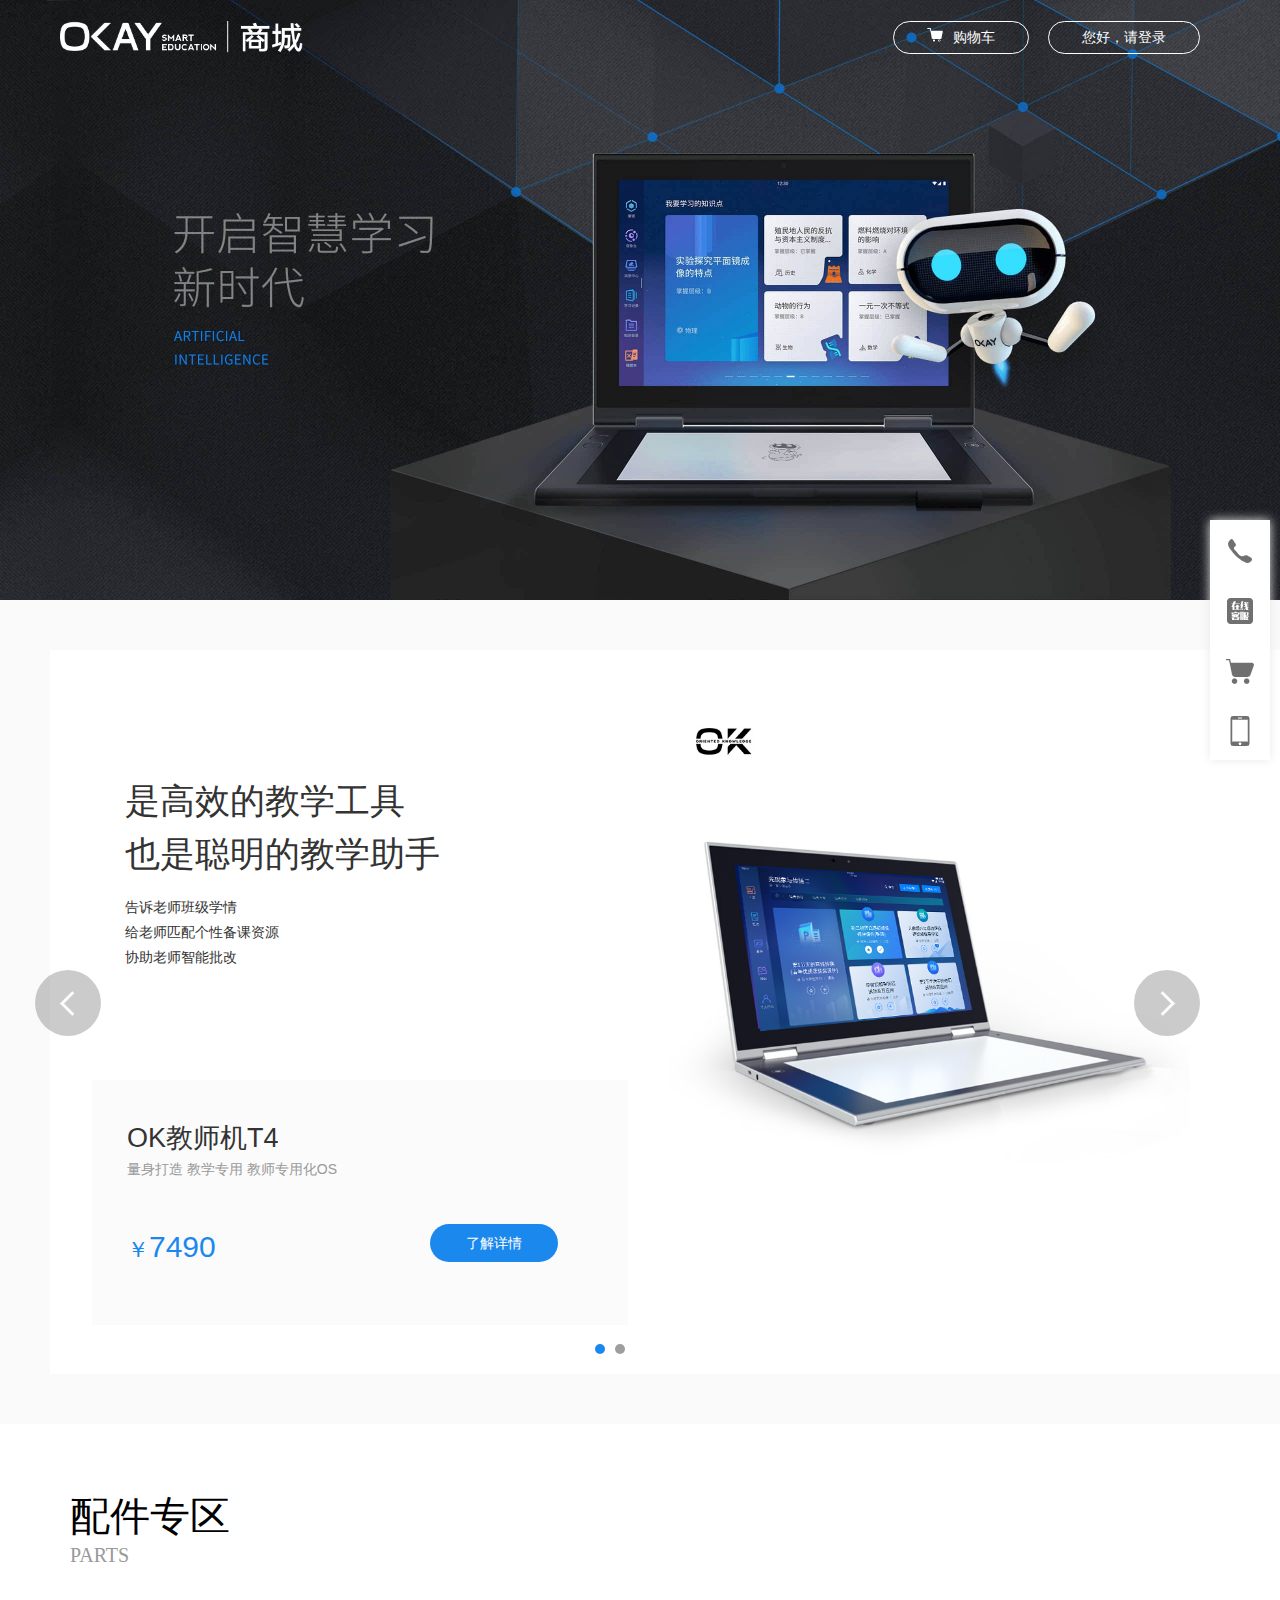
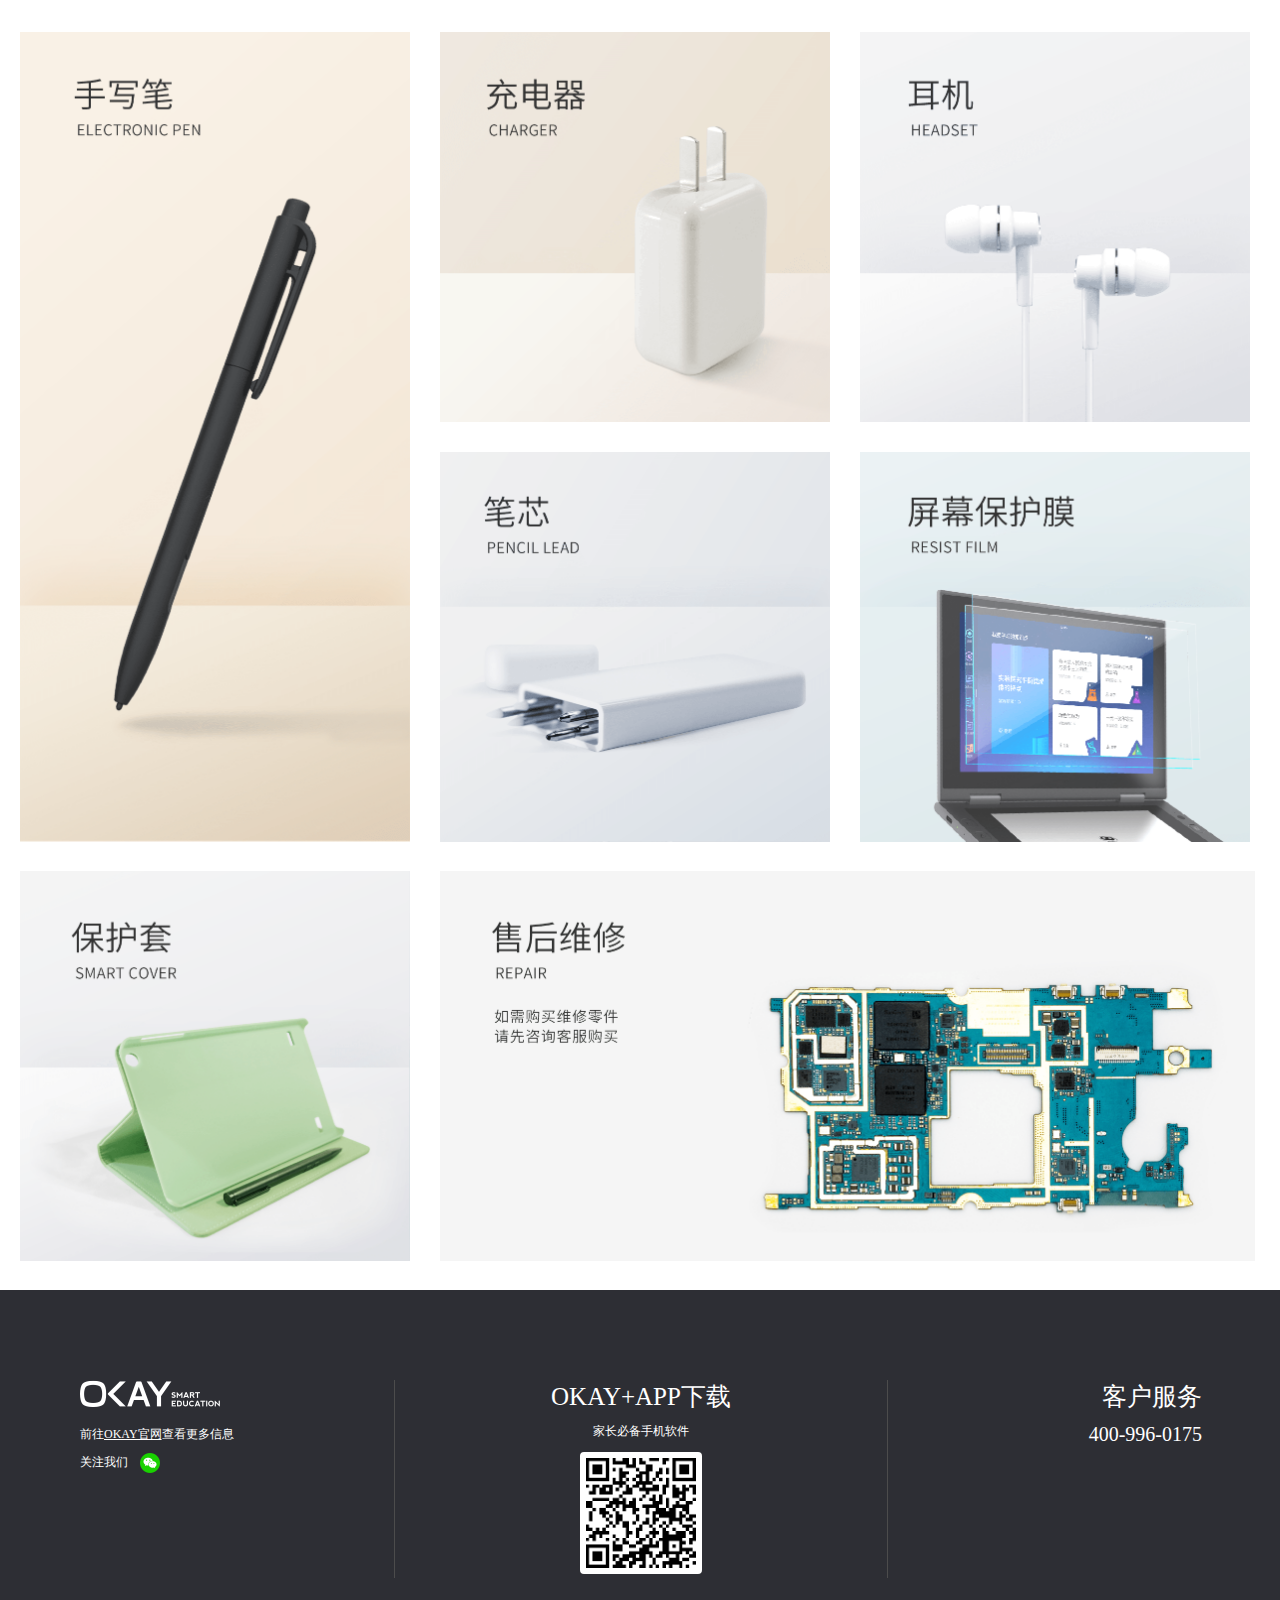
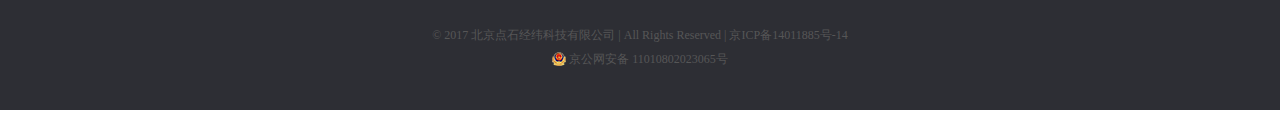
<file: index.html>
<!DOCTYPE html>
<html lang="en">
<head>
	<meta charset="UTF-8">
	<meta name="viewport" content="width=device-width, initial-scale=1.0">
	<meta http-equiv="X-UA-Compatible" content="ie=edge">
	<title>OK商城</title>
	<link rel="stylesheet" type="text/css" href="css/comm.css">
	<link rel="stylesheet" type="text/css" href="css/index.css">
	<script src="js/jquery-1.11.3.js"></script>
</head>
<body>
	<div class="subject">
		<div class="banner">
			<div class="header">
				<div class="header-left">
					<img src="img/index/header.png" alt="">
					<div class="header-right fr">
						<div class="wt-head-menu">
							<a href="/shopping-cart-empty.html" class="wt-menu-btn"><img src="./img/index/cart.png">购物车</a>
							<a href="/login.html" class="wt-menu-btn">您好，请登录</a>
							<div class="cart-list-empty">
								<img src="./img/shopping-cart/empty-cart.png">
								<p>您的购物车是空的，快去添加商品吧</p>
							</div>
						</div>
					</div>
				</div>
			</div>
		</div>
		<div class="mid" id="m">
		<div class="content" style="width: 3810px" id="c">	
		<div id="btn-left"></div>	
		<div class="carousel" id="c1">
			<div class="desc">
				<ul>		
				<li><h2>是高效的教学工具</h2></li>
				<li><h2>也是聪明的教学助手</h2></li>
				<li><p>告诉老师班级学情</p></li>
				<li><p>给老师匹配个性备课资源</p></li>
				<li><p>协助老师智能批改</p></li>
				</ul>
				<div class="box">
					<ul>
					<li><h3>OK教师机T4</h3></li>	
					<li><p>量身打造 教学专用 教师专用化OS</p></li>
					<li><p><span>￥</span><span>7490</span></p></li>
					</ul>
					<a href="#">了解详情</a>
			</div>
			</div>
			<div><img src="img/index/computer-white.jpg"></div>
		</div>
		<div class="carousel" id="c2">
			<div class="desc">
				<ul>	
				<li><h2>是聪明的教学工具</h2></li>
				<li><h2>也是高效的教学助手</h2></li>	
				<li><p>告诉老师班级学情</p></li>
				<li><p>停课不停学</p></li>
				<li><p>OK通过学习机免费提供智慧学</p></li>
				</ul>
				<div class="box">
					<ul>
					<li><h3>OK学习机S4 plus 小初高同步辅导智能家教机</h3></li>	
					<li><p>量身打造 教学专用 教师专用化OS</p></li>
					<li><p><span>￥</span><span>4680</span></p></li>
					</ul>
					<a href="#">了解详情</a>
			</div>
			</div>
			<div><img src="img/index/computer-color.jpg"></div>
		</div>
		<div class="carousel" id="c3">
			<div class="desc">
				<ul>		
				<li><h2>是高效的教学工具</h2></li>
				<li><h2>也是聪明的教学助手</h2></li>
				<li><p>告诉老师班级学情</p></li>
				<li><p>给老师匹配个性备课资源</p></li>
				<li><p>协助老师智能批改</p></li>
				</ul>
				<div class="box">
					<ul>
					<li><h3>OK教师机T4</h3></li>	
					<li><p>量身打造 教学专用 教师专用化OS</p></li>
					<li><p><span>￥</span><span>7490</span></p></li>
					</ul>
					<a href="#">了解详情</a>
			</div>
			</div>
			<div><img src="img/index/computer-white.jpg"></div>
		</div>
		<ul id="ul-idxs">
			<li class="active"></li>
			<li></li>
		</ul>
		<div id="btn-right"></div>
	</div>
</div>
		<div class="bottom">
		<div class="division">
			<div>
			<p>配件专区</p>
			<p>PARTS</p>
			</div>
			<ul>
				<li>
					<a href="list.html"><img src="img/index/parts-1.png"></a>
				</li>
				<li>
					<a href="list.html"><img src="img/index/parts-2.png"></a>		
					<a href="list.html"><img src="img/index/parts-3.png"></a>		
					<a href="list.html"><img src="img/index/parts-4.png"></a>		
					<a href="list.html"><img src="img/index/parts-5.png"></a>
				</li>
				<li>
					<a href="list.html"><img src="img/index/parts-6.png"></a>
				</li>
				<li>
					<a href="list.html"><img src="img/index/parts-7.png"></a>
				</li>			
			</ul>
		</div>
	</div>	
	<div class="wt-nav-side">
		<ul class="nav-list">
			<li class="nav-item-phone">
					<div class="item-phone-wrap fr">
							<div class="item-left">400-996-0175<img src="img/comm/phone-trans.png"></div>
							<div class="item-right"><img src="img/comm/phone.png"></div>
					</div>
			</a>
			</li>
			<li class="nav-item-service">
				<a href="javascript:okayOpenService()">
						<div class="item-service-wrap fr">
								<div class="item-left">在线客服<img src="img/comm/inline-trans.png"></div>
								<div class="item-right"><img src="img/comm/inline.png"></div>
						</div>
				</a>
			</li>
			<li class="nav-item-cart">
			<a href="shopping-cart.html" target="_blank">
					<div class="item-cart-wrap fr">
							<div class="item-left">购物车<img src="img/comm/cart-trans.png"></div>
							<div class="item-right"><img src="img/comm/cart.png"></div>
					</div>
			</a>
			</li>
			<li class="nav-item-qrcode">
			<a href="https://jzapp.okjiaoyu.cn/plusapi/pages/downappc" target="_blank">
				<div class="item-qrcode-wrap fr">
					<div class="item-left"><img src="img/comm/okay-app.png"></div>
					<div class="item-right"><img src="img/comm/iphone.png" ></div>
				</div>
			</a>
			</li>
			<li id="nav-item-top" style="display:none;">
				<a href="#" title="返回顶部">
					<div class="item"><img src="img/comm/up.png"></div>
				</a>
		</li>
		</ul>
	</div>
</div>
	<footer>
		<iframe src="footer.html" scrolling="no" class="footer"></iframe>
	</footer>
	<script src="js/comm.js"></script>
	<script src="js/index.js"></script>
</body>
</html>
</file>
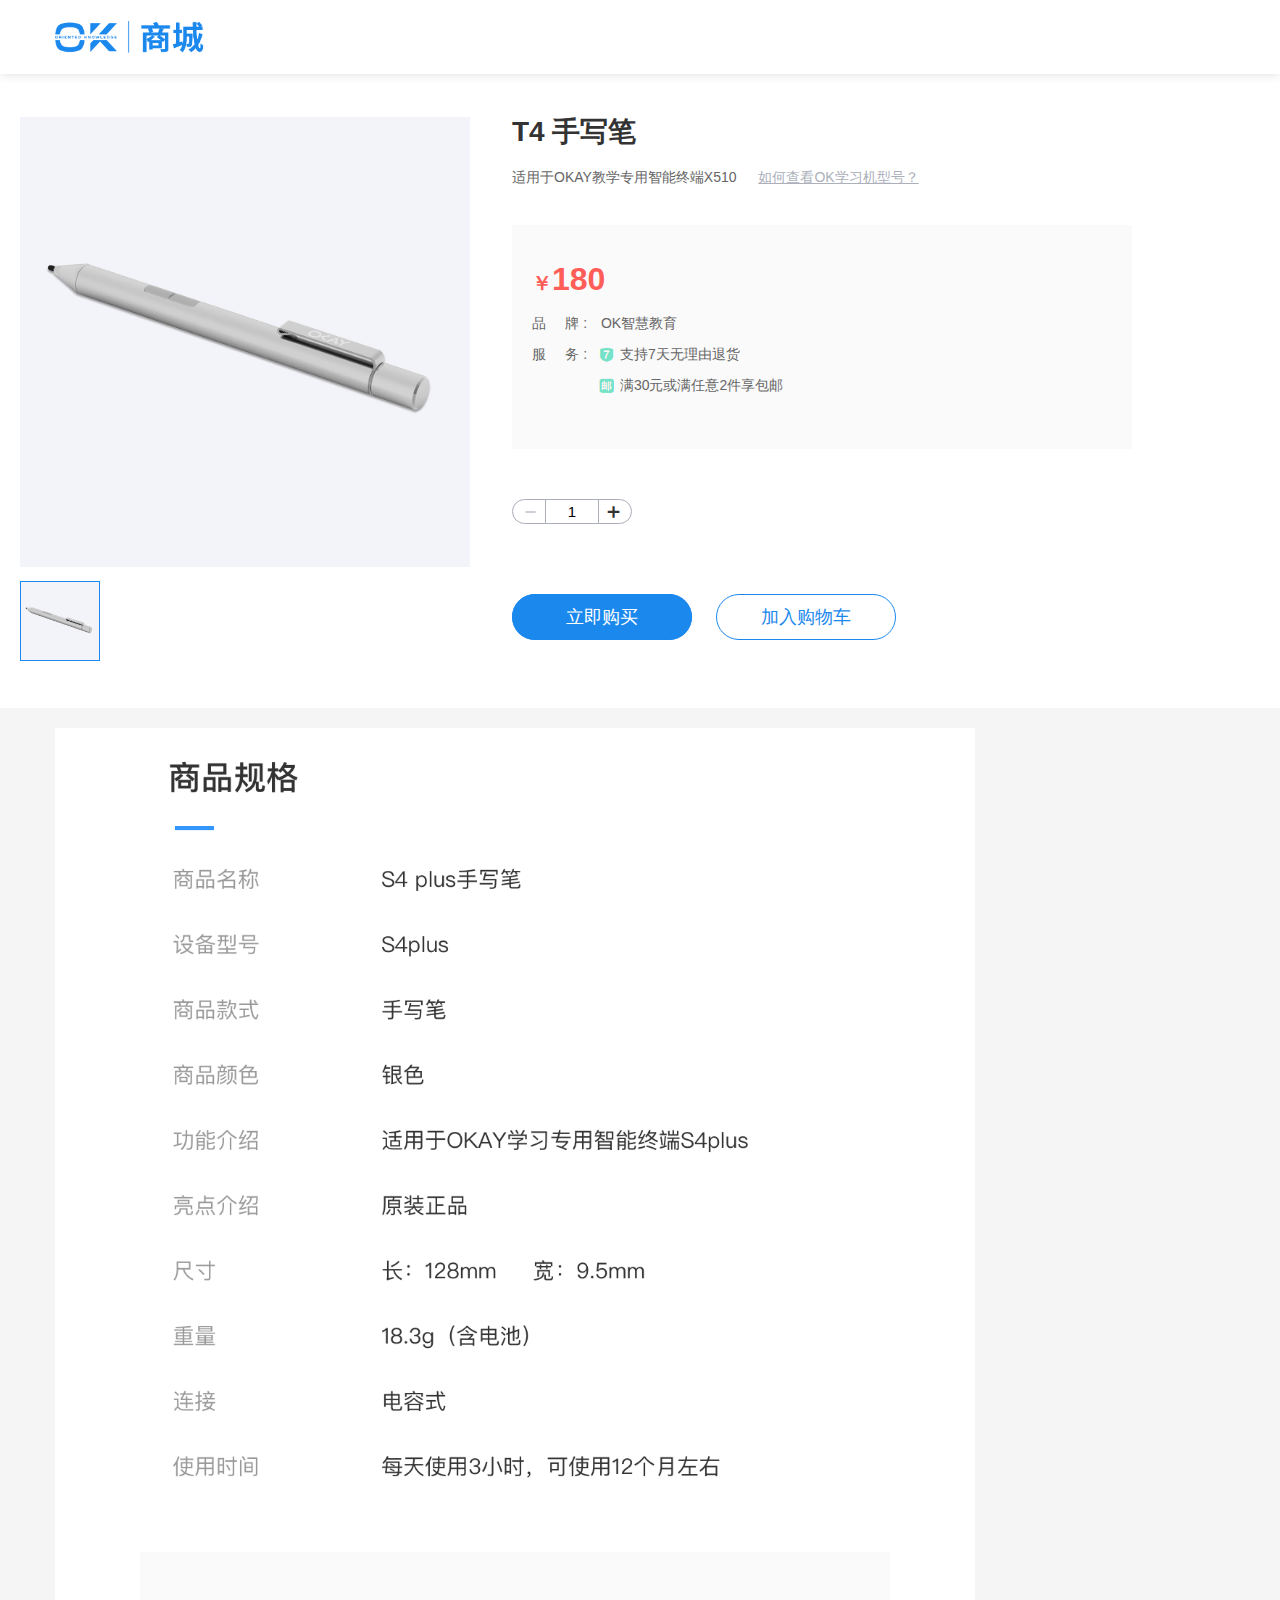
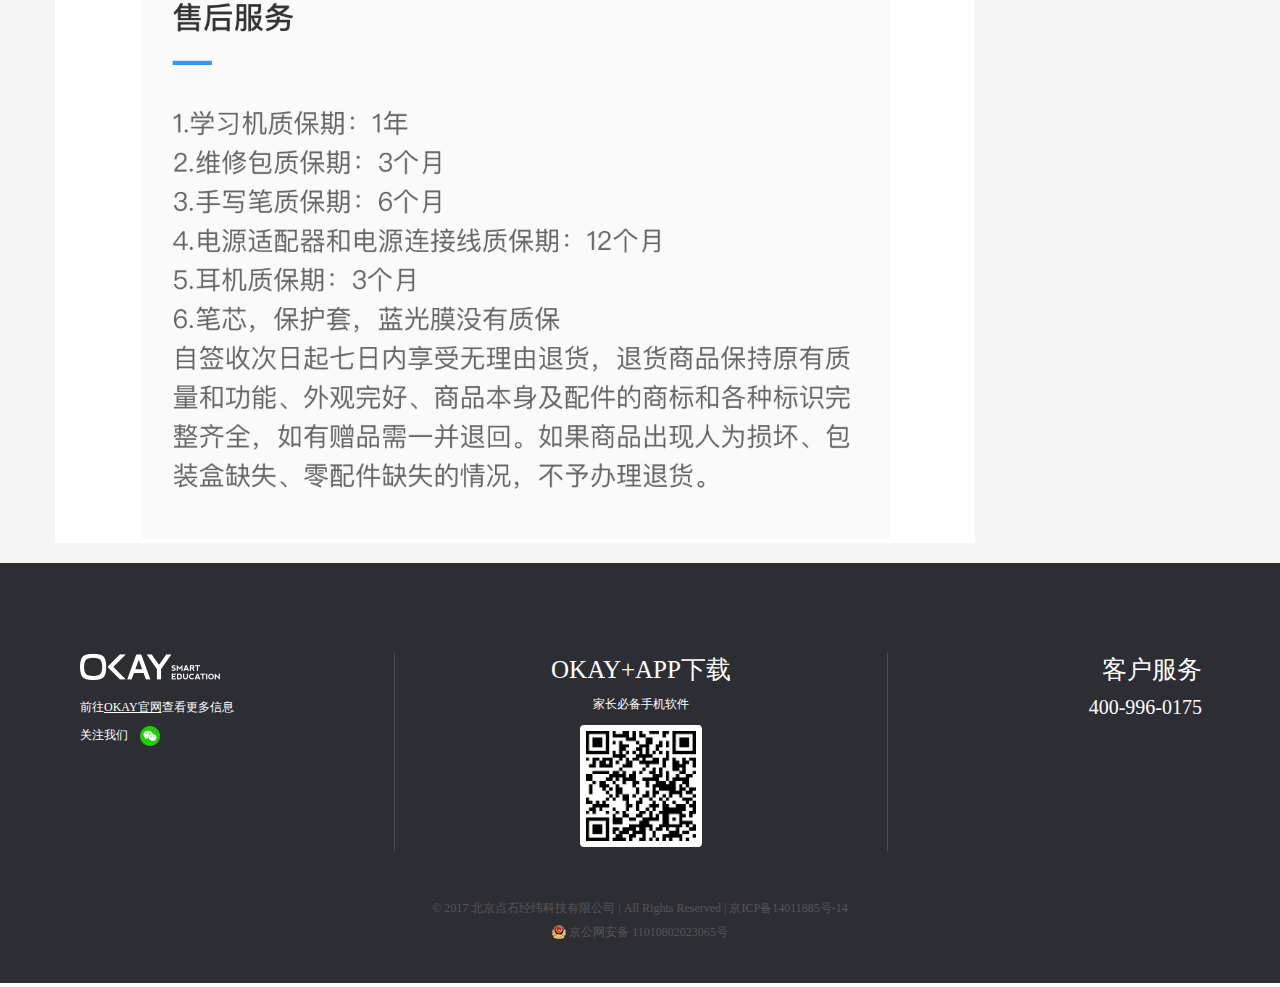
<file: detail.html>
<!DOCTYPE html>
<html lang="en">
<head>
	<meta charset="UTF-8">
	<meta name="viewport" content="width=device-width, initial-scale=1.0">
	<meta http-equiv="X-UA-Compatible" content="ie=edge">
	<title>OK商城</title>
	<link rel="stylesheet" type="text/css" href="css/comm.css">
  <link rel="stylesheet" type="text/css" href="css/detail.css">
</head>
<body>
  <header>
    <iframe src="header.html" scrolling="no" class="header"></iframe>
  </header>
  <div class="subject">
    <div class="content">
    <div class="pro">
      <div>
        <img src="img/detail/pro.jpg">
        <img src="img/detail/pro.jpg">
      </div>
      <div>
        <div>
          <h3>T4 手写笔</h3>
          <p>适用于OKAY教学专用智能终端X510
          <a href="">如何查看OK学习机型号？</a>
          </p>
        </div>
        <div class="list">
          <h3 class="price"> 
            <span>￥</span>180
          </h3>
          <div>
          <ul>
            <li>
              品&nbsp;&nbsp;&nbsp;&nbsp;&nbsp;牌 : 
            </li>
            <li>
              服&nbsp;&nbsp;&nbsp;&nbsp;&nbsp;务 : 
            </li>
          </ul>
          <ul>
            <li>&nbsp;OK智慧教育</li>
            <li>
              <img src="img/detail/seven.png">
              支持7天无理由退货
            </li>
            <li>
              <img src="img/detail/send.png">
              满30元或满任意2件享包邮
            </li>
          </ul>
        </div>
        </div>
        <div class="count">
          <a class="select fail">－</a>
          <input type="text" value="1">
          <a class="select">＋</a>
        </div>
        <div>   
        <a href="" class="btn">立即购买</a>
        <a href="" class="btn">加入购物车</a>
        </div>  
      </div>
    </div>
  </div>
    <div class="pro_detail">
      <div>
      <img src="img/detail/pro_detail1.png">
      <img src="img/detail/pro_detail2.png">
      </div>
    </div>
</div>
  <footer>
    <iframe src="footer.html" scrolling="no" class="footer"></iframe>
  </footer>
  <script src="js/detail.js"></script>
</body>
</html>
</file>
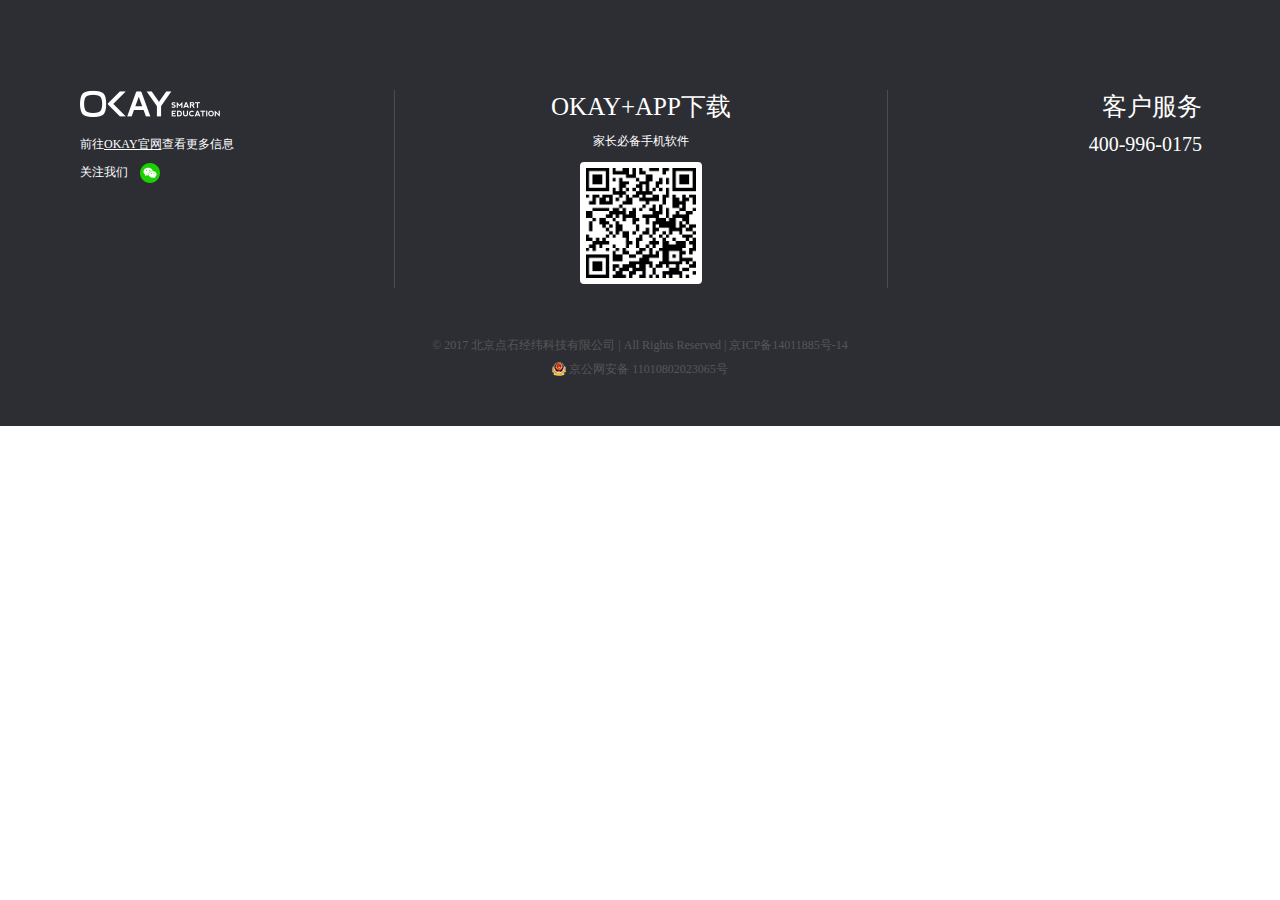
<file: footer.html>
<!DOCTYPE html>
<html lang="en">
<head>
	<meta charset="UTF-8">
	<meta name="viewport" content="width=device-width, initial-scale=1.0">
	<meta http-equiv="X-UA-Compatible" content="ie=edge">
	<title>OK商城</title>
	<link rel="stylesheet" type="text/css" href="css/comm.css">
	<link rel="stylesheet" type="text/css" href="css/footer.css">
</head>
<body>
<div class="subject">
 <div class="footer-content">
 	<div class="footer-top">
 	<div class="footer-left">
 	<img src="img/footer/okay-foot-icon.png">
 	<p>前往<a href="">OKAY官网</a>查看更多信息		
 	</p>
 	<p>关注我们&nbsp;&nbsp;&nbsp;&nbsp;<img src="img/footer/okay-foot-weixin.png"></p>
 	</div>
 	<div class="footer-center">
 		<p>OKAY+APP下载</p>
 		<p>家长必备手机软件</p>
 		<img src="img/footer/okay-app.png">
 	</div>
 	<div class="footer-right">
 		<p>客户服务</p>
		<p>400-996-0175</p>
 	</div>
 	</div>
 	<div class="footer-bottom">
 		<p>© 2017 北京点石经纬科技有限公司 | All Rights Reserved | 京ICP备14011885号-14</p>
 		<p><img src="img/footer/ipc.png"> 京公网安备 11010802023065号</p>
 </div>
 </div>
</div>
</body>
</html>
</file>
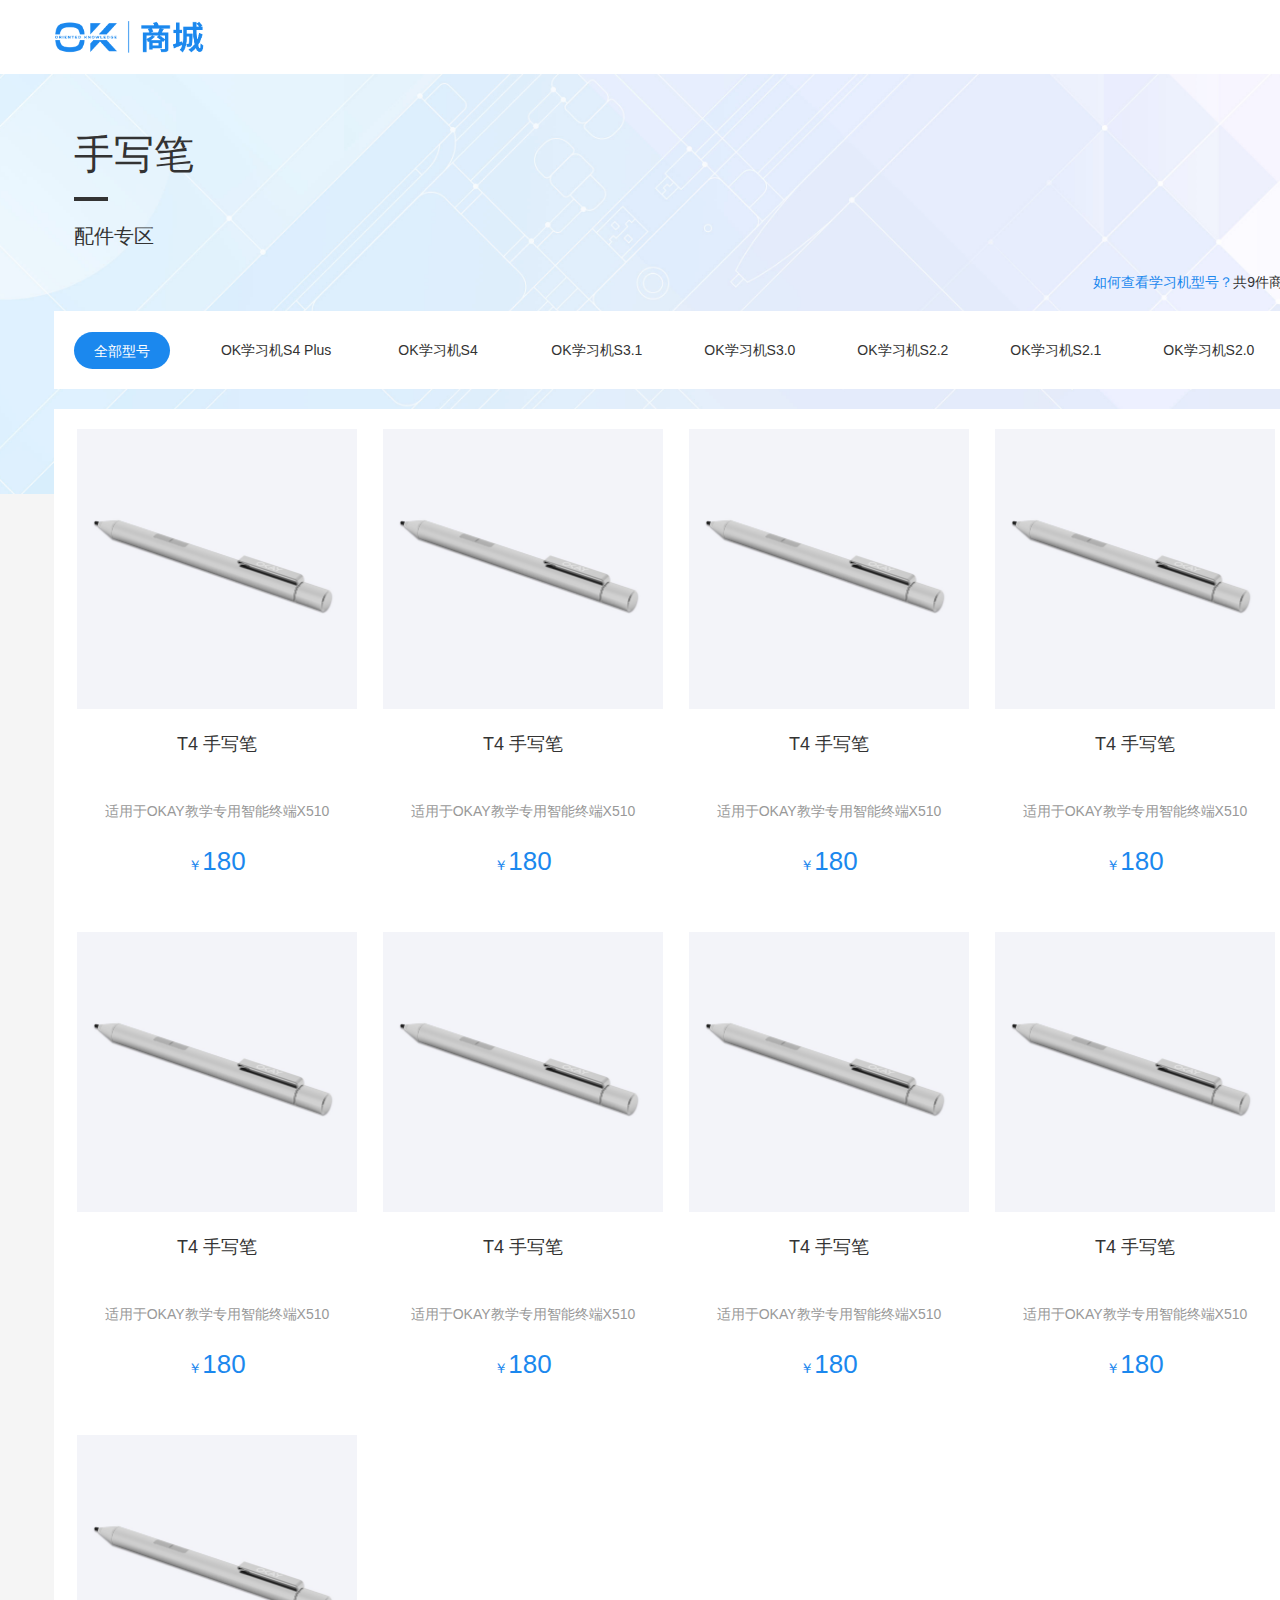
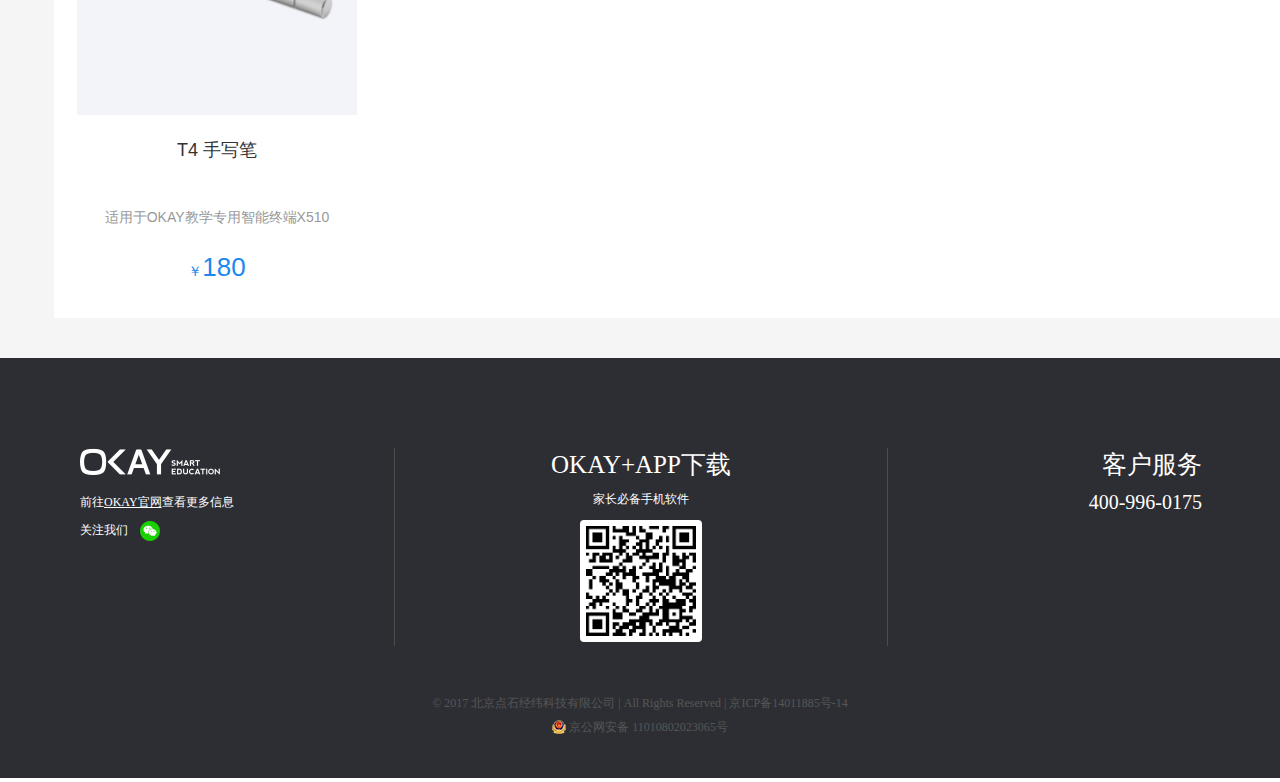
<file: list.html>
<!DOCTYPE html>
<html lang="en">
<head>
	<meta charset="UTF-8">
	<meta name="viewport" content="width=device-width, initial-scale=1.0">
	<meta http-equiv="X-UA-Compatible" content="ie=edge">
	<title>OK商城</title>
	<link rel="stylesheet" type="text/css" href="css/comm.css">
	<link rel="stylesheet" type="text/css" href="css/list.css">
</head>
<body>
	<header>
		<iframe src="header.html" scrolling="no" class="header"></iframe>
	</header>
	<div class="subject">
	<div class="content">
		<div>
			<p>手写笔</p>
			<p></p>
			<p>配件专区</p>
			<p><a href="">如何查看学习机型号？</a>共9件商品</p>
			<div>
				<ul>
					<li><a href="" class="active">全部型号</a></li>
					<li><a href="">OK学习机S4 Plus</a></li>
					<li><a href="">OK学习机S4</a></li>
					<li><a href="">OK学习机S3.1</a></li>
					<li><a href="">OK学习机S3.0</a></li>
					<li><a href="">OK学习机S2.2</a></li>
					<li><a href="">OK学习机S2.1</a></li>
					<li><a href="">OK学习机S2.0</a></li>
				</ul>
			</div>
			<div class="link">
				<div>
					<img src="img/list/rc_1.jpg">
					<p><a href="">T4 手写笔</a></p>
					<p>适用于OKAY教学专用智能终端X510</p>
					<p><span>￥</span>180</p>
				</div>
				<div>
					<img src="img/list/rc_1.jpg">
					<p><a href="">T4 手写笔</a></p>
					<p>适用于OKAY教学专用智能终端X510</p>
					<p><span>￥</span>180</p>
				</div>
				<div>
					<img src="img/list/rc_1.jpg">
					<p><a href="">T4 手写笔</a></p>
					<p>适用于OKAY教学专用智能终端X510</p>
					<p><span>￥</span>180</p>
				</div>
				<div>
					<img src="img/list/rc_1.jpg">
					<p><a href="">T4 手写笔</a></p>
					<p>适用于OKAY教学专用智能终端X510</p>
					<p><span>￥</span>180</p>
				</div>
				<div>
					<img src="img/list/rc_1.jpg">
					<p><a href="">T4 手写笔</a></p>
					<p>适用于OKAY教学专用智能终端X510</p>
					<p><span>￥</span>180</p>
				</div>
				<div>
					<img src="img/list/rc_1.jpg">
					<p><a href="">T4 手写笔</a></p>
					<p>适用于OKAY教学专用智能终端X510</p>
					<p><span>￥</span>180</p>
				</div>
				<div>
					<img src="img/list/rc_1.jpg">
					<p><a href="">T4 手写笔</a></p>
					<p>适用于OKAY教学专用智能终端X510</p>
					<p><span>￥</span>180</p>
				</div>
				<div>
					<img src="img/list/rc_1.jpg">
					<p><a href="">T4 手写笔</a></p>
					<p>适用于OKAY教学专用智能终端X510</p>
					<p><span>￥</span>180</p>
				</div>
				<div>
					<img src="img/list/rc_1.jpg">
					<p><a href="">T4 手写笔</a></p>
					<p>适用于OKAY教学专用智能终端X510</p>
					<p><span>￥</span>180</p>
				</div>
			</div>
		</div>
	</div>
</div>
	<footer>
		<iframe src="footer.html" scrolling="no" class="footer"></iframe>
	</footer>
	<script src="js/list.js"></script>
</body>
</html>
</file>
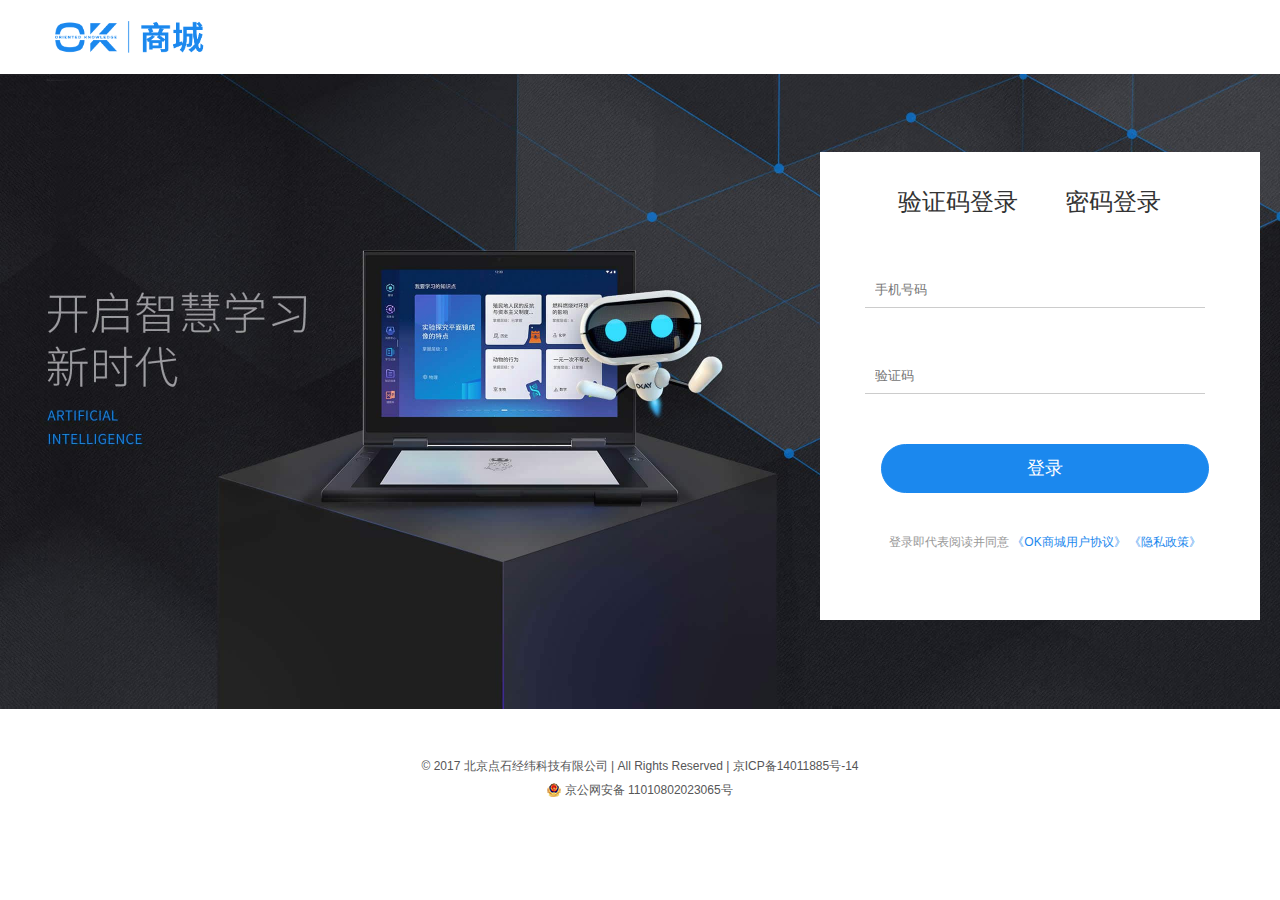
<file: login.html>
<!DOCTYPE html>
<html lang="en">
<head>
	<meta charset="UTF-8">
	<meta name="viewport" content="width=device-width, initial-scale=1.0">
	<meta http-equiv="X-UA-Compatible" content="ie=edge">
	<title>OK商城</title>
	<link rel="stylesheet" type="text/css" href="css/comm.css">
	<link rel="stylesheet" type="text/css" href="css/login.css">
</head>
<body>
  <header>
    <iframe src="header.html" scrolling="no" class="header"></iframe>
  </header>
  <div class="subject">
  <div class="content">
    <div>
        <ul class="tab">
          <li><a href="javascript:;" data-click="tab" data-div="content1">验证码登录</a></li>
          <li><a href="javascript:;" data-click="tab" data-div="content2">密码登录</a></li>
        </ul>
        <div id="container">
          <div id="content1" style="z-index:10;">
              <input type="text" placeholder="手机号码">
              <input type="text" placeholder="验证码">
              <a href="" class="btn">登录</a>
              <p>登录即代表阅读并同意
                <a href="javascript:;" class="agreement" data-key="SMARTMALL_USER">《OK商城用户协议》
                </a><a href="javascript:;" class="agreement" data-key="SMARTMALL_PRIVACY">《隐私政策》</a>
              </p>
          </div>
          <div id="content2">
            <input type="text" placeholder="手机号码">
            <input type="password" placeholder="密码">
          </div>
        </div>       
      </div>
    </div>
  </div>
<script src="js/login.js"></script>
  <div class="footer-bottom">
    <p>© 2017 北京点石经纬科技有限公司 | All Rights Reserved | 京ICP备14011885号-14</p>
    <p><img src="img/footer/ipc.png"> 京公网安备 11010802023065号</p>
  </div>
</body>
</html>
</file>
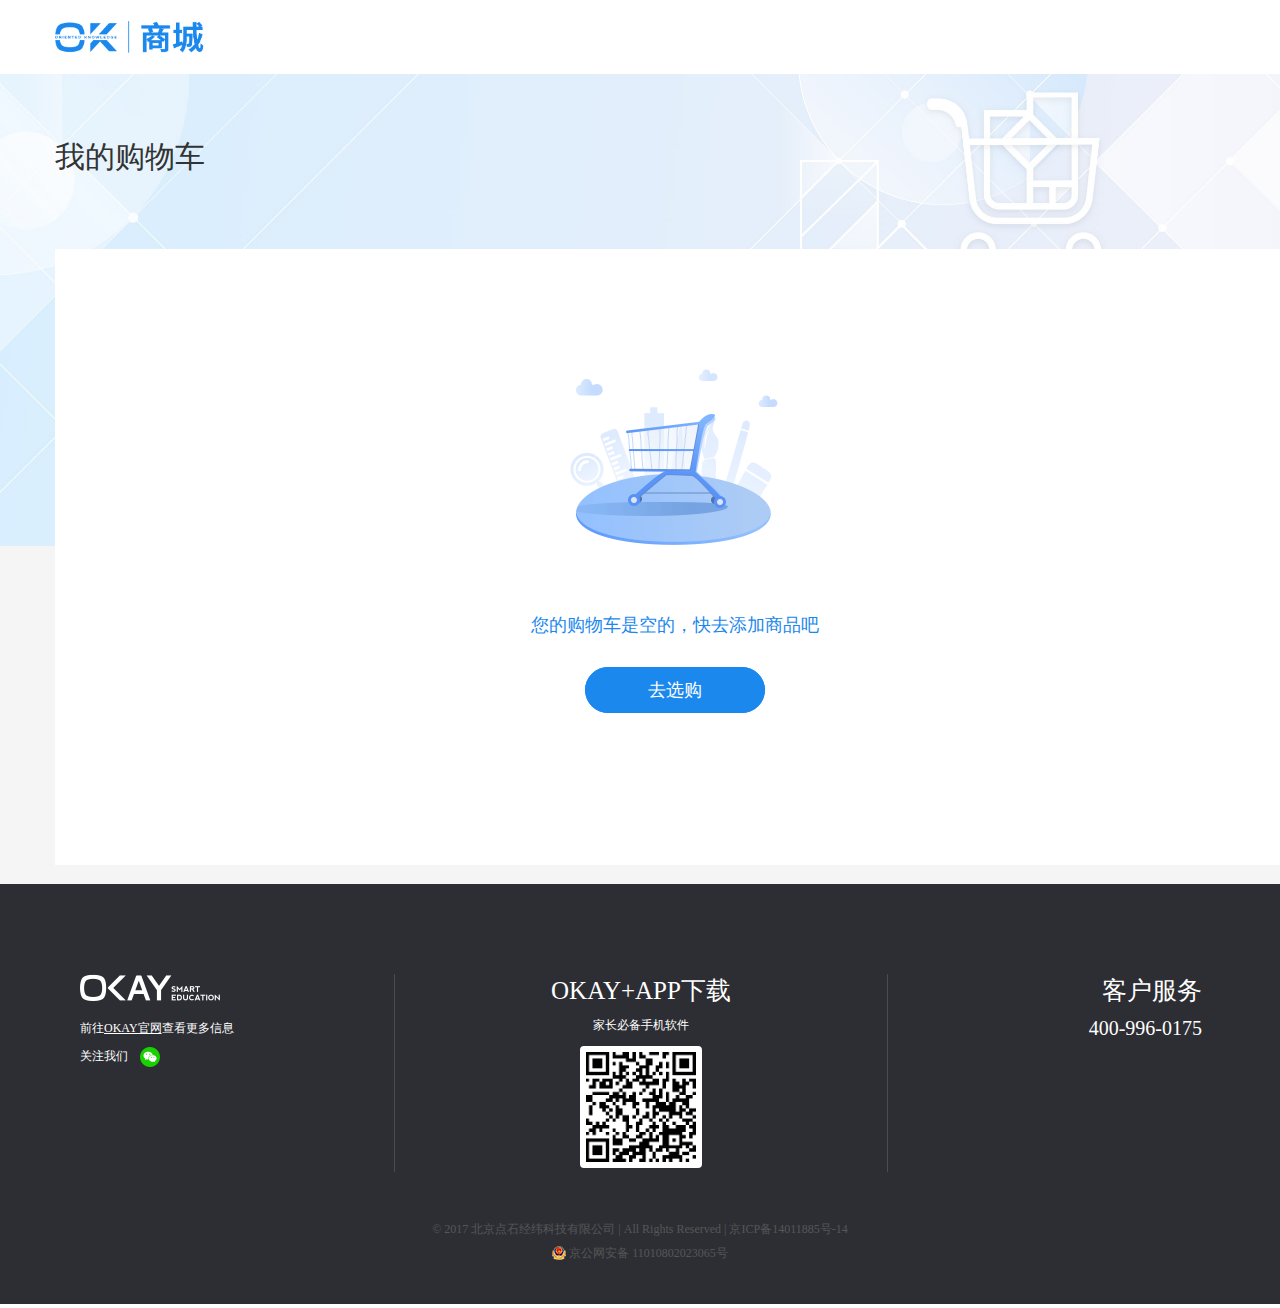
<file: shopping-cart-empty.html>
<!DOCTYPE html>
<html lang="en">
<head>
	<meta charset="UTF-8">
	<meta name="viewport" content="width=device-width, initial-scale=1.0">
	<meta http-equiv="X-UA-Compatible" content="ie=edge">
	<title>购物车-OK商城</title>
	<link rel="stylesheet" type="text/css" href="css/comm.css">
	<link rel="stylesheet" type="text/css" href="css/shopping-cart-empty.css">
</head>
<body>
  <header>
    <iframe src="header.html" scrolling="no" class="header"></iframe>
  </header>
  <div class="subject">
  <div class="content">
    <div>
      <div class="cart-head">我的购物车</div>
      <div class="cart-list-empty">
        <img src="img/shopping-cart/empty-cart.png">
        <p>您的购物车是空的，快去添加商品吧</p>
        <a href="" class="btn">去选购</a>
      </div>
    </div>
  </div>
</div>
  <footer>
    <iframe src="footer.html" scrolling="no" class="footer"></iframe>
  </footer>
</body>
</html>
</file>
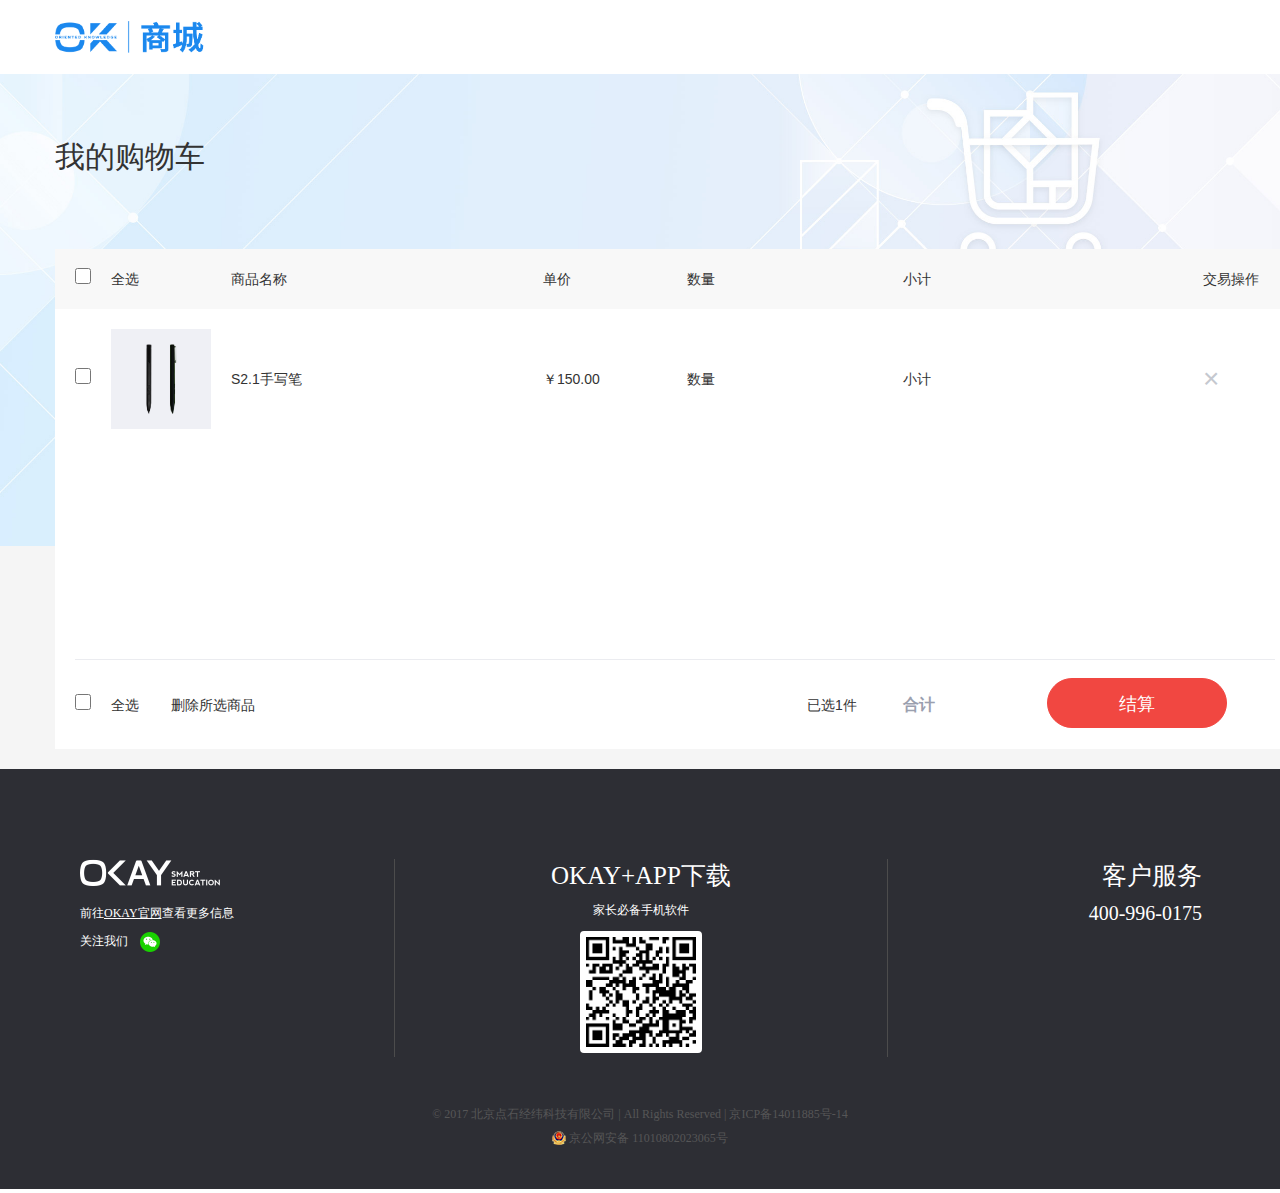
<file: shopping-cart.html>
<!DOCTYPE html>
<html lang="en">
<head>
	<meta charset="UTF-8">
	<meta name="viewport" content="width=device-width, initial-scale=1.0">
	<meta http-equiv="X-UA-Compatible" content="ie=edge">
	<title>购物车-OK商城</title>
	<link rel="stylesheet" type="text/css" href="css/comm.css">
	<link rel="stylesheet" type="text/css" href="css/shopping-cart.css">
</head>
<body>
  <header>
    <iframe src="header.html" scrolling="no" class="header"></iframe>
  </header>
  <div class="subject">
  <div class="content">
    <div>
      <div class="cart-head">我的购物车</div>
      <div class="cart-list">
        <div class="title">
          <ul class="checkAll">
            <li><input type="checkbox"></li>
            <li>全选</li>
            <li>商品名称</li>
            <li>单价</li>
            <li>数量</li>
            <li>小计</li>
            <li>交易操作</li>
          </ul>
        </div>
        <div class="pro">
              <ul>
                <li><input type="checkbox"></li>
                <li><img src="img/shopping-cart-pro/rc_pen.jpg" alt=""></li>
                <li>S2.1手写笔</li>
                <li>￥150.00</li>
                <li>数量</li>
                <li>小计</li>
                <li>×</li>
              </ul>
        </div>
      </div>
      <div class="total">
        <div>
          <ul class="checkAll">
            <li><input type="checkbox"></li>
            <li>全选</li>
            <li><a href="">删除所选商品</a></li>
            <li>已选1件</li>
            <li>合计</li>
            <li><button class="btn">结算</button></li>
          </ul>
        </div>
      </div>
    </div>
  </div>
</div>
  <footer>
    <iframe src="footer.html" scrolling="no" class="footer"></iframe>
  </footer>
  <script src="./js/shopping-cart.js"></script>
</body>
</html>
</file>
<file: css/comm.css>
*{margin:0;padding:0;}
.content{
	font: 14px/1.5 PingFangSC-Regular,"Microsoft YaHei","\5b8b\4f53",arial,helvetica,sans-serif,tahoma;
  color: #333;
}
.header{
	width:100%;
	height:70px;
	border:0;
}
.footer{
	width:100%;
	height:420px;
	border:0;
}
.content>div{
	margin:0 auto;
}
ul,li{list-style:none;}
a{text-decoration: none;
	color: #333;
}
.btn{
	text-align: center;
    height: 50px;
    line-height: 50px;
    border-radius: 25px;
    font-size: 18px;
    border:1px solid #1B88EE;
    color: #fff;
    background-color: #1B88EE;
    padding: 12px 53px;
    margin-right: 20px;
}
.btn:hover{
    background-color: #2F97F9;
}
.select{
  -moz-user-select: none; /*mozilar*/
  -webkit-user-select: none; /*webkit*/
  -ms-user-select: none; /*IE*/
  user-select: none;
}
.wt-nav-side {
  position: fixed;
  width: 60px;
  right: 10px;
  bottom: 80px;
  height: 300px;
}
.wt-nav-side .nav-list {
  box-shadow: 0 0 10px #e9e9ea;
}
.wt-nav-side .nav-list li {
  background-color: #fff;
  height: 60px;
  line-height: 60px;
}
.item-left{
  width: 180px;
  height: 60px;
  padding-left: 20px;
  color: #fff;
}

.item-phone-wrap>.item-left{
  background-color: #333;
}
.item-service-wrap>.item-left{
  background-color:#36D1AE;
}
.item-cart-wrap>.item-left{
  background-color:#1B88EE;
}
.item-phone-wrap>.item-left>img,
.item-service-wrap>.item-left>img,
.item-cart-wrap>.item-left>img{
  float: right;
  margin-top:15px;
  margin-right: 15px;
}

.wt-nav-side li div>.item-left{
  display: none;
}
.wt-nav-side .nav-list .item-right {
  display: inline-block;
  width: 60px;
  height: 60px;
  text-align: center;
}
.wt-nav-side .nav-list img{
  vertical-align: middle;
}
.item{
  text-align: center;
}
.fr{
  float: right;
}
.item-qrcode-wrap{
  position: relative;
}
.item-qrcode-wrap>.item-left{
  position: absolute;
  right: 78px;
  width: 120px;
  height: 140px;
  background: #fff;
  border-radius: 4px;
}
.item-qrcode-wrap>.item-left>img{
  position: absolute;
  top: 6px;
  right: 5px;
  width: 130px;
  height: 130px;
}
</file>
<file: css/index.css>
.content{
			width: 1240px;
			margin:0 auto;
		}
		.banner{
			height:600px;
			background-image:url('../img/index/banner.jpg');
			background-repeat:no-repeat;
			background-position:center center;
			background-size:auto 100%;
		}
		.header{
			height:40px;
			padding:21px 0;
		}
		.header-left>img{
			width:243px;
			margin-left:60px;
			cursor:pointer;
		}
		.header-right{
			width: 380px;
			height: 38px;
		}
		.fr{
			float: right;
		}
		.wt-head-menu{
			position: absolute;
			right: 80px;
		}
		.wt-menu-btn{
			background-color: transparent;
			color: #fff;
			border: 1px solid #fff ;
			width: 145px;
   	 	font-size: 14px;
    	line-height: 34px;
    	height: 34px;
			margin-top: 2px;
			padding: 8px 33px;
			border-radius: 20px;
			margin-left: 15px;
		}
		.wt-menu-btn>img{
			margin-right: 10px;
		}
		.wt-menu-btn:hover{
			background: #fff;
			color: #1B88EE;
		}
		.wt-head-menu>div>img{
			display: inline-block;
			width: 160px;
			height: 160px;
		}
		.wt-head-menu>a:first-child{
			position: relative;
		}
		.wt-head-menu>div{
			position: absolute;
			right:170px;
			top: 60px;
			max-height: 580px;
			overflow: auto;
			background-color: #fff;
			width: 375px;
			min-height: 197px;
			text-align: center;
			margin: 0 auto;
			padding-top: 38px;
			display: none;
		}
		.cart-list-empty>p{
			font-size: 18px;
			line-height: 20px;
			margin: 20px 0 30px;
			color: #1B88EE;
			text-align: center;
			padding-bottom: 30px;
			}	
		/* 轮播图 */
		.mid{
			position: relative;
			background:#fafafa;
			padding: 50px;
			overflow: hidden;
		}
		.content{
			display: flex;
			overflow: hidden;	
			transition:all .5s linear;
		}
		.content1{
			display: flex;
			overflow: hidden;	
		}
		#ul-idxs{
      width:100px;
      margin:0 auto;
      position:absolute;
      bottom:70px;
      left:50%;
      margin-left:-50px;
    }
    #ul-idxs>li{
      float:left;
      width:10px; height:10px;
      background-color: #9E9E9E;;
      border-radius:5px;
      margin:0 5px;
      cursor:pointer;
		}
		#ul-idxs>li.active{
      background-color:#1B88EE;;
		}
		#btn-left,#btn-right{
      width:66px;
			height:66px;
			background-color: #000;
			border-radius: 50%;
      position:absolute;
      top:370px;
      background-repeat:no-repeat;
      background-position:center;
			cursor:pointer;
			opacity: .2;
    }
    #btn-left{
      left:35px;
      background-image:url('../img/index/arrow-left.png');
    }
    #btn-right{
      right:80px;
      background-image:url('../img/index/arrow-right.png');
    }
    #btn-left:hover,#btn-right:hover{
			opacity: .4;
    }
		.carousel{
			width: 1240px;
			height: 624px;
			background: #fff;
			display: flex;
			padding: 50px 50px 50px 0;
		}
		.carousel:hover{
			box-shadow: 0px 0px 15px 10px #d8d8d8;
		}
		.desc{
			flex:0 0 45%;
			background:#fff;
		}
		.carousel>div:nth-child(2)>img{
			width: 520px;
		}
		.desc>ul{
			margin:75px 75px 0;
		}
		li>h2{
			font-size: 35px;
    	font-weight: 400;
    	color: #333;
		}
		li:nth-child(2)>h2{
			margin-bottom: 15px;
		}
		.desc>ul>li>p{
			line-height: 25px;
		}
		.box{
			width: 466px;
			height:169px;
			background:#fbfbfc;
			margin:110px 42px 0;
			padding:38px 35px; 
		}
		li>h3{
			font-size: 27px;
			font-weight: 400;
		}
		.box>ul>li:nth-child(2)>p{
			height: 65px;
			color:#999;
		}
		.box>ul>li:nth-child(3)>p{
			color: #1B88EE;
    	font-size: 30px;
		}
		.box>ul>li:nth-child(3)>p>span:first-child{
			font-size: 22px;
		}
		.box>a{
			width: 128px;
			height: 38px;
			text-align: center;
			line-height: 38px;
			border-radius: 20px;
			float:right;
			margin-right:35px;
			margin-top:-45px;
			border-color: #1B88EE;
    	color: #fff;
    	background-color: #1B88EE;
		}
		/* 轮播图 */
		.bottom{
			background-color: #fff;	
			width: 1240px;
			margin:0 auto;
		}
		.division>div:first-child{
			padding: 65px 50px;
		}
		.division>div>p:first-child{
			font-size: 40px;	
		}
		.division>div>p:nth-child(2){
			font-size: 20px;
			color: #999;
		}
		.division>ul{
			width: 1240px;
			display: flex;
			flex-wrap:wrap;
			padding: 0 50px 0 0;
		}
		.division>ul>li{
			display: flex;
			flex-wrap: wrap;
			flex: 0 0 33%;
		}
		.division>ul>li:nth-child(2){
			flex: 0 0 66%;
		}
		.division>ul>li>a{
			margin-bottom: 25px;
			transition: transform .2s;
		}
		.division>ul>li>a:hover{
			transform: scale(1.05);
		}
		.division>ul>li:nth-child(2)>a:first-child,.division>ul>li:nth-child(2)>a:nth-child(3){
			margin-right: 30px;
		}
		.division>ul>li:first-child>a,.division>ul>li:nth-child(3)>a{
			margin-right: 30px;
		}
		.division>ul>li>a>img{
			width: 390px;height: 390px;
		}
		.division>ul>li:first-child>a>img{
			height: 810px;
		}
		.division>ul>li:last-child>a>img{
			width: 815px;
		}
</file>
<file: css/detail.css>
header>iframe{
  padding-bottom: 4px;
  box-shadow: 0 0 10px #dedede;
  z-index: 2;
}
.subject{
  background: #f5f5f5;
}
.content{
  background: #fff;
}
.pro{
  width: 1240px;
  margin: 0 auto;
  display: flex;
  padding:39px 0 41px ;
}
.pro>div:first-child{
  width: 450px;
  margin-right:42px ;
}
.pro>div:nth-child(2){
  width: 670px;
  padding: 0;
}
.pro>div>img:first-child{
  width: 450px;
  height: 450px;
  margin-bottom: 8px;
}
.pro>div>img:nth-child(2){
  width: 78px;
  height: 78px;
  border:1px solid #1B88EE;
}
.pro>div:nth-child(2)>div:first-child>h3{
  font-size: 28px;
  line-height: 30px;
  margin-bottom: 20px;
}
.pro>div:nth-child(2)>div:first-child>p{
  color: #666;
}
.pro>div:nth-child(2)>div:first-child>p>a{
  color: #ACB0BB;
  margin-left:18px;
  text-decoration:underline;
}
.list{
  margin: 37px 50px 50px 0;
  padding: 30px 20px 48px;
  background: #fafafa;
}
.price{
  font-size: 32px;
  color: #FF5E58;
  margin-bottom: 5px;
}
.price>span{
  font-size:20px;
}
.list>div:nth-child(2){
  width: 260px;
  display: flex;
}
.list>div:nth-child(2)>ul>li{
  color: #666;
  line-height: 31px;
}
.list>div:nth-child(2)>ul:first-child{
  flex: 0 0 25%;
}
.list>div:nth-child(2)>ul:nth-child(2){
  flex: 0 0 75%;
}
.list>div:nth-child(2)>ul:nth-child(2) img{
  vertical-align: middle;
  margin-bottom: 2px;
}
.count{
  width: 118px;
  height: 23px;
  border: 1px solid #AAAEB9;
  border-radius: 15px;
  display: flex;
  justify-content: space-around;
}
.count>input{
  padding: 0 3px;
  width: 32px;
  text-align: center;
  height:23px;
  line-height: 23px;
  border: 0;
  font-size: 15px;
}
.count>a{
  cursor: pointer;
  font-size: 21px;
  font-weight: bold;
  text-align: center;
  line-height: 22px;
  vertical-align: middle;
  padding-left: 4px;
  padding-right: 4px;
}
.count>a:first-child{
  border-right: 1px solid #AAAEB9;
}
.fail{
  cursor: default;
  color: #CDCFD5;
}
.count>a:nth-child(3){
  border-left: 1px solid #AAAEB9;
}
.pro>div:nth-child(2)>div:last-child{
  margin-top: 68px;
}
.pro>div:nth-child(2)>div:last-child>a:nth-child(2){
  color:#1B88EE;
  background: #fff;
  padding: 12px 44px;
}
.pro>div:nth-child(2)>div:last-child>a:nth-child(2):hover{
  background-color: #1B88EE;
  border:1px solid #1B88EE;
  color: #fff;
}
.pro_detail{
  width: 1240px;
  margin: 0 auto;
  padding: 20px 55px;
}
.pro_detail>div{
  width: 750px;
  padding:0 85px;
  background: #fff;
}
.pro_detail>div>img{
  width: 750px;
}
</file>
<file: css/footer.css>
.subject{
	background: #2D2E34;
}
.footer-content{
	width: 1240px;	
	margin:0 auto;
	font-size: 12px;
	color: #fff;
}
.footer-top{
	padding: 90px 60px 0;
	display: flex;
}
.footer-left{
	flex: 0 0 28%;
	border-right: 1px solid #4c4c4c;
}
.footer-left>img{
	width: 140px;
	height: 28px;
}
.footer-left>p:nth-child(2){
	margin-top: 14px;
	margin-bottom: 10px;
}
.footer-left>p:nth-child(2)>a{
	color: #fff;
	text-decoration: underline; 
}
.footer-left>p:nth-child(3)>img{
	vertical-align: middle;
	width: 20px;
	height:20px;
}
.footer-center{
	flex: 0 0 44%;
	border-right: 1px solid #4c4c4c;
	text-align: center;
}
.footer-center>p:first-child{
	font-size: 25px;
	margin-bottom: 10px;
}
.footer-center>p:nth-child(2){
	margin-bottom: 12px;
}
.footer-center>img{
	width: 110px;
	height: 110px;
	border:6px solid #fff;
	border-radius: 4px;
}
.footer-right{
	flex: 0 0 28%;
	text-align: right;
}
.footer-right>p:first-child{
	font-size: 25px;
	margin-bottom: 10px;
}
.footer-right>p:nth-child(2){
	font-size: 20px;
}
.footer-bottom{
	width: 100%;
	padding: 50px 0 40px;
	color: #565657;
}
.footer-bottom>p{
	line-height: 14px;
	text-align: center;
	margin-bottom: 10px;
}
.footer-bottom>p>img{
	vertical-align: bottom;
}
</file>
<file: css/list.css>
.subject{
	background: #f5f5f5;
	padding-bottom: 20px;
	background-image:url(../img/list/list-bg.jpg);
	background-repeat: no-repeat;
	background-position:top center; 
	background-size:auto 420px;
	padding: 0 74px 40px;
}
.content{
	width: 1240px;
	margin: 0 auto;
}
.content>div>p:first-child{
	padding-top: 50px;
	font-size: 40px;
}
.content>div>p:nth-child(2){	
	width: 34px;
  border-bottom: 4px solid #333;
  margin: 13px 0 20px;
}
.content>div>p:nth-child(3){
	font-size: 20px;
}
.content>div>p:nth-child(4){
	margin-top:21px;
	margin-right: 17px;
	float: right;
}
.content>div>p:nth-child(4)>a{
	color:#1B88EE ;
}
.content>div>div:nth-child(5){
	width: 1244px;
	height: 78px;
	margin-top: 60px;
	margin-left: -20px;
	background: #fff;
}
.content>div>div:nth-child(5)>ul{
	display: flex;
	padding-left: 20px;
}
.content>div>div:nth-child(5)>ul>li{
	line-height: 78px;
	flex:0 0 12.5%;
}
.content>div>div:nth-child(5)>ul>li:first-child{
	flex:0 0 12%;
}
.content>div>div:nth-child(5)>ul>li:nth-child(2){
	flex:0 0 14.5%;
}
.content>div>div:nth-child(5)>ul>li:hover{
	color: #1B88EE;
}
.active{
	background: #1B88EE;
	color: #fff;
	border-radius: 20px;
	padding: 10.5px 20px;
}
.content>div>div:nth-child(6){
	width: 1224px;
	margin-left: -20px;
	background: #fff;
	margin-top: 20px;
	padding: 20px 10px 0;
	display: flex;
	flex-wrap: wrap;
}
.content>div>div:nth-child(6)>div{
	width: 280px;
	height: 463px;
	margin: 0 13px 40px;
	text-align: center;
	transition: .4s;
}
.content>div>div:nth-child(6)>div:hover{
	box-shadow: 0px 0px 15px 2px #d8d8d8;
	cursor: pointer;
}
.content>div>div:nth-child(6)>div>img{
	width: 280px;
	height: 280px;
}
.content>div>div:nth-child(6)>div>p:nth-child(2){
	font-size: 18px;
  line-height: 28px;
  height: 56px;
  margin: 15px 0;
  padding: 0 25px;
}
.content>div>div:nth-child(6)>div>p:nth-child(2)>a:hover{
	color: #1B88EE;
}
.content>div>div:nth-child(6)>div>p:nth-child(3){
	color: #999;
	margin-bottom: 20px;
}
.content>div>div:nth-child(6)>div>p:nth-child(4){
	color: #1B88EE;
	font-size: 26px;
}
.content>div>div:nth-child(6)>div>p:nth-child(4)>span{
	font-size: 14px;
}
.content>div>div:nth-child(6)>div:last-child{
	margin-bottom: 20px;
}
</file>
<file: css/login.css>
.subject{
	height:635px;
  background-image: url(../img/login/login-bg.jpg);
  background-repeat:no-repeat;
	background-position:50% 50%;
	background-size:auto 100%;
}
.content{
	width: 1240px;
	margin: 0 auto;
	position: relative;
}
.content>div{
	width: 360px;
	height: 408px;
	padding: 30px 40px;
	position: absolute;
	right: 0px;
	top:78px;
	background: #fff;
}
.tab{
	margin-left: 20px;
}
.tab li{
	float: left;
}
.tab li a{
  display:inline-block;
	width: 155px; 
	height: 40px;
	line-height: 40px;
	text-align: center;
	font-size: 24px;
}
#container{
	position: relative;
}
#content1,#content2{
	width: 100%;
	height: 100px;
	padding:30px 5px;
	position: absolute;
	top: 60px;
	left: 0;
}
#container input{
	margin-bottom: 50px;
	padding: 10px;
	border: none;
	outline: none;
	border-bottom: 1px solid #ccc;
	width: 320px;
}
#content1>a{
	margin: 0 auto;
	display: block;
	width: 220px;
	height: 23px;
  line-height: 23px;
}
#content1>p{
	margin-top: 40px;
	color: #999;
  font-size: 12px;
	text-align: center;
}
#content1>p>a{
color: #1B88EE;
}
.tab li:first-child,#content1{
	background-color: #fff;
}
.tab li:first-child+li,#content2{
	background-color: #fff;
}

.footer-bottom{
	width: 100%;
	padding: 50px 0 0;
	color: #565657;
	font: 12px/1.5 PingFangSC-Regular,"Microsoft YaHei","\5b8b\4f53",arial,helvetica,sans-serif,tahoma;
}
.footer-bottom>p{
	line-height: 14px;
	text-align: center;
	margin-bottom: 10px;
}
.footer-bottom>p:nth-child(2){
	margin-bottom: 0;
}
.footer-bottom>p>img{
	vertical-align: bottom;
}
</file>
<file: css/shopping-cart-empty.css>
.subject{
	background: #f5f5f5;
	min-height: 790px; 
	padding-bottom: 20px;
}
.content{
	height: 432px;
	background-image:url(../img/shopping-cart/cart-bg.jpg);
	background-repeat: no-repeat;
	background-position:center; 
	background-size:auto 100%;
	padding: 0 55px 40px;
	
}
.content>div{
	width: 1240px;
	margin: 0 auto;
}
.cart-head{
	width: 1240px;
	font-size: 30px;
	padding-bottom: 70px;
	padding-top: 60px;
}
.cart-list-empty{
	width: 1240px;
	background-color: #fff;
  text-align: center;
	padding: 100px 0 150px;
}
.cart-list-empty>img{
	width: 240px;
	height: 240px;
}
.cart-list-empty>p{
	font-size: 18px;
  line-height: 20px;
  margin: 20px 0 30px;
	color: #1B88EE;
	}
.cart-list-empty>a{
	padding: 12px 62px;
	margin-right: 0;
	}
</file>
<file: css/shopping-cart.css>
.subject{
	background: #f5f5f5;
	min-height: 675px; 
	padding-bottom: 20px;
}
.content{
	height: 432px;
	background-image:url(../img/shopping-cart/cart-bg.jpg);
	background-repeat: no-repeat;
	background-position:center; 
	background-size:auto 100%;
	padding: 0 55px 40px;
	
}
.content>div{
  width: 1240px;
	margin: 0 auto;
}
.cart-head{
	width: 1240px;
	font-size: 30px;
	padding-bottom: 70px;
	padding-top: 60px;
}
.cart-list{
  width: 1240px;
  min-height: 260px;
	background-color: #fff;
  text-align: center;
	padding: 0 0 150px;
}
.title{
  height: 60px;
  background-color: #F8F8F8;
  line-height: 60px;
  padding: 0 20px 0;
}
ul{
  display: flex;
}
ul>li{
  text-align: left;
}
ul>li:first-child{
  flex: 0 0 3%;
}
ul>li:nth-child(2){
  flex: 0 0 10%;
}
ul>li:nth-child(3){
  flex: 0 0 26%;
}
ul>li:nth-child(4){
  flex: 0 0 12%;
}
ul>li:nth-child(5){
  flex: 0 0 18%;
}
ul>li:nth-child(6){
  flex: 0 0 25%;
}
ul>li:nth-child(7){
  flex: 0 0 6%;
}
ul>li:first-child>input{
  width: 16px;
  height: 16px;
}
.pro{
  padding: 0 20px 0;
}
.pro>ul{
  height: 100px;
  line-height: 100px;
  padding: 20px 0;
}
.pro>ul>li:nth-child(2)>img{
  width: 100px;
  height: 100px;
}
.pro>ul>li:last-child{
  font-size: 28px;
  cursor: pointer;
  width: 14px;
  height: 14px;
  color: #C5C8CF;
}
.pro>ul>li:last-child:hover{
  color: #1B88EE;
}
.total{
  height: 90px;
  background: #fff;
}
.total>div{
  border-top: 1px solid #EBECF0;
  line-height: 90px;
  margin: 0 20px;
}
.total>div>ul>li:nth-child(2){
  flex: 0 0 5%;
}
.total>div>ul>li:nth-child(3)>a:hover{
  cursor: pointer;
  color: #1B88EE;
}
.total>div>ul>li:nth-child(3){
  flex: 0 0 53%;
}
.total>div>ul>li:nth-child(4){
  flex: 0 0 8%;
}
.total>div>ul>li:nth-child(5){
  flex: 0 0 12%;
  font-size: 16px;
  color: #9BA0AF;
  font-weight: 600;
}
.total>div>ul>li:nth-child(6){
  flex: 0 0 12%;
}
.total>div>ul>li:nth-child(6)>button{
  width: 180px;
  border-color: #F14741;
  background-color: #F14741;
  padding-top:0;
  margin-right: 40px;
}
.total>div>ul>li:nth-child(6)>button:hover{
border-color: #FF5E58;
background-color: #FF5E58;
}
</file>
